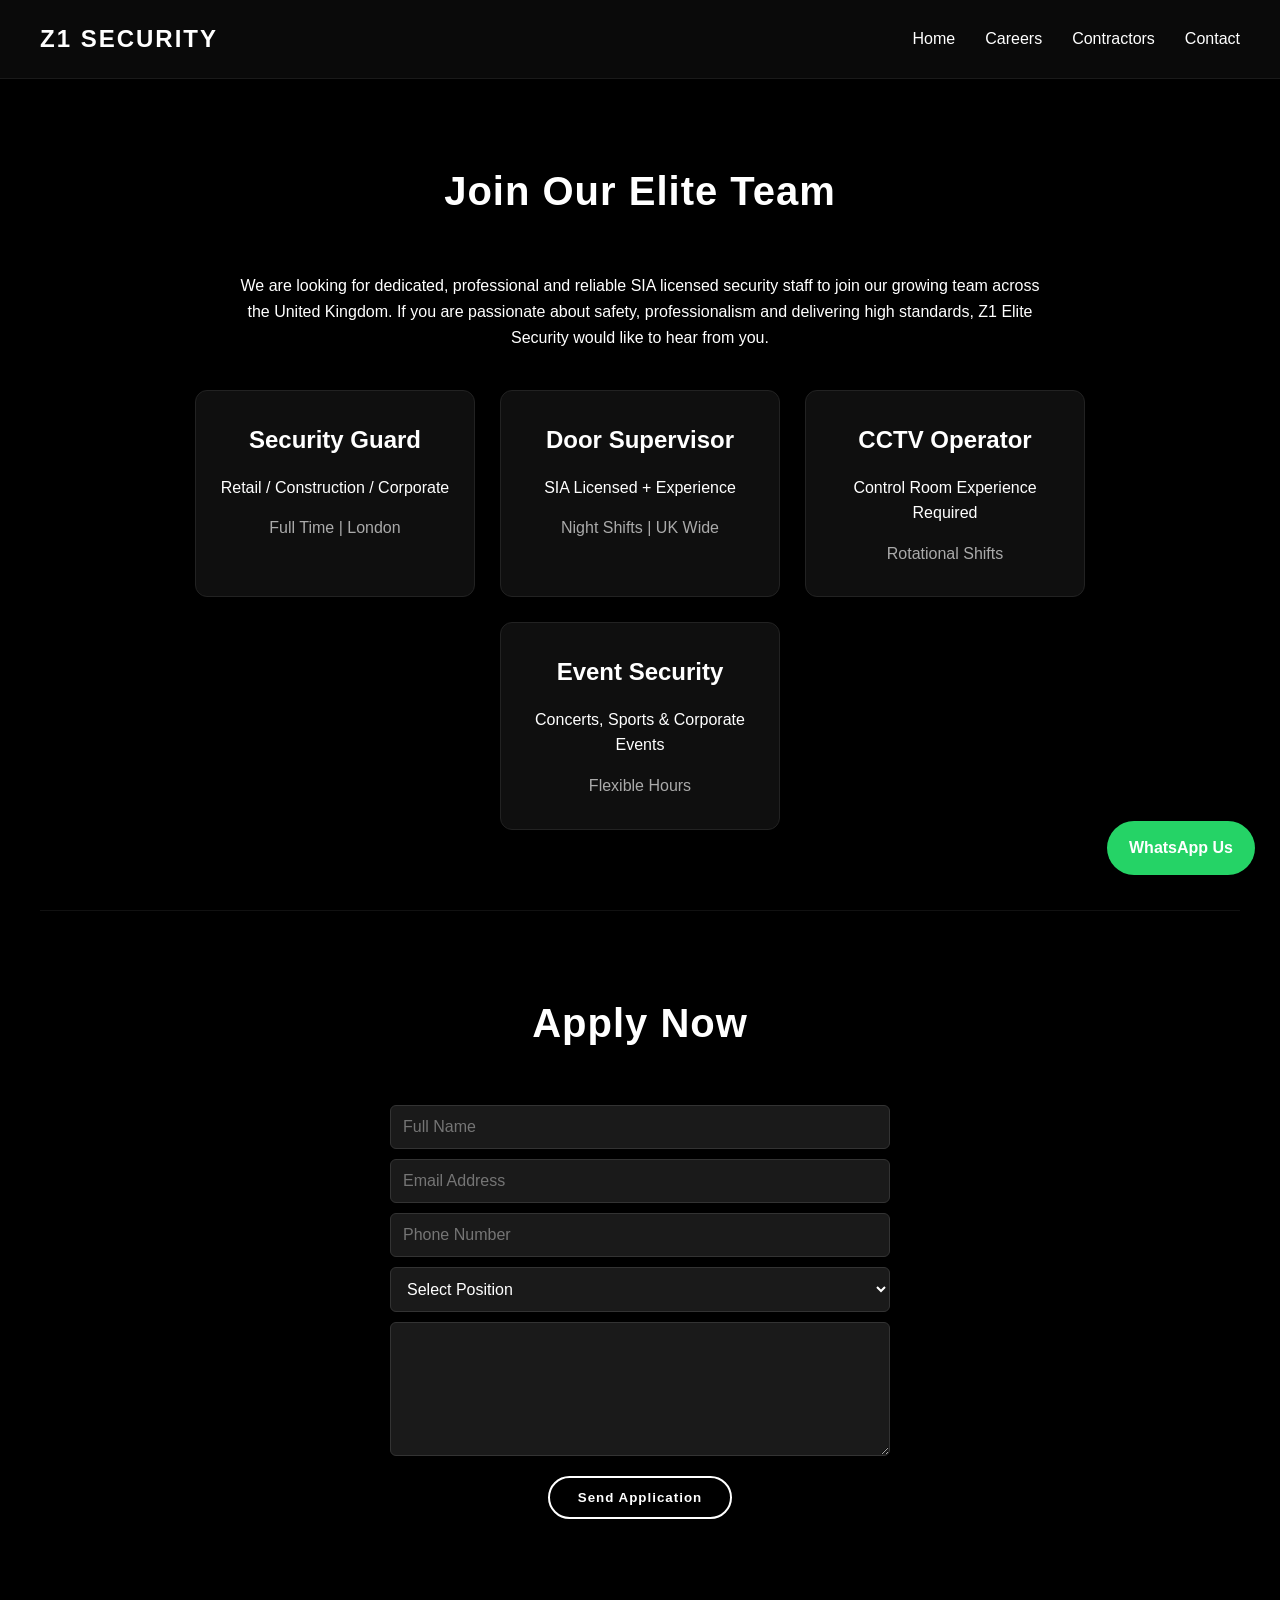
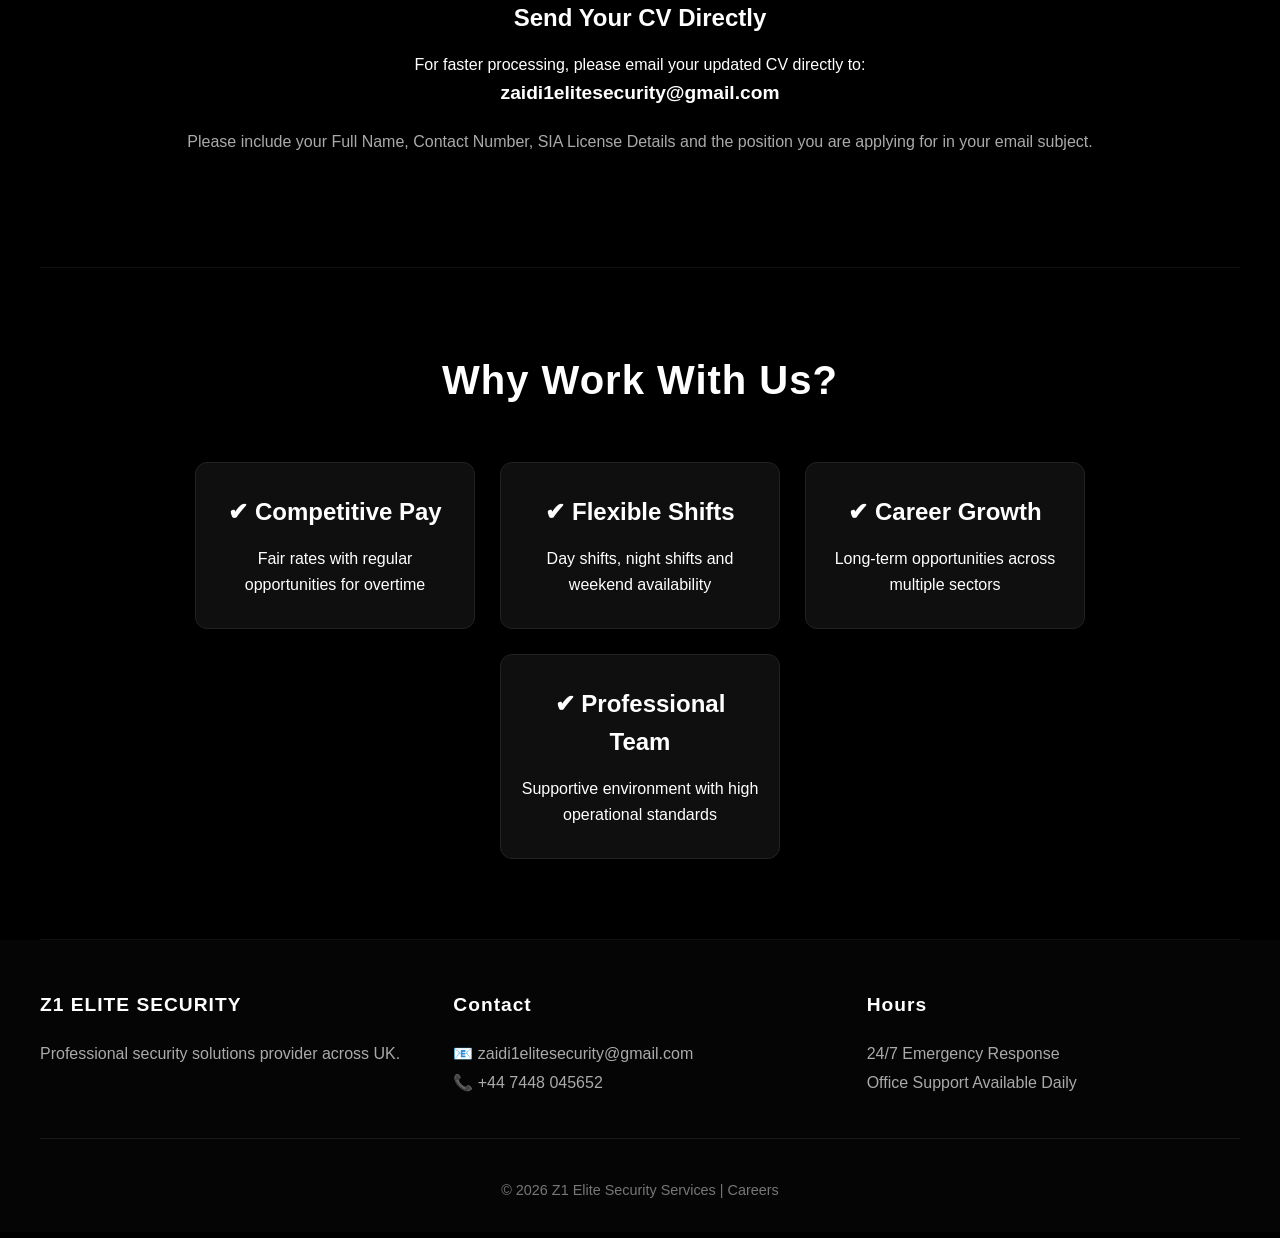
<file: careers.html>
<!DOCTYPE html>
<html lang="en">
<head>
  <meta charset="UTF-8">
  <meta name="viewport" content="width=device-width, initial-scale=1.0">

  <!-- SEO Improved -->
  <title>Careers | Z1 Elite Security</title>
  <meta name="description" content="Join Z1 Elite Security careers. Apply for Security Guard, CCTV Operator, Door Supervisor and Event Security roles across the UK. Send your CV today.">
  <meta name="keywords" content="Z1 Elite Security Careers, Security Jobs UK, SIA Jobs London, Security Guard Jobs, CCTV Operator Jobs, Door Supervisor Jobs">
  <meta name="robots" content="index, follow">

  <link rel="icon" href="logo.png">
  <link rel="stylesheet" href="style.css">

  <style>
    .cv-box {
      margin-top: 40px;
      padding: 30px;
      border-radius: 12px;
      text-align: center;
    }

    .cv-box h3 {
      margin-bottom: 15px;
    }

    .career-note {
      margin-top: 20px;
      color: #aaa;
      line-height: 1.8;
    }

    .whatsapp-btn {
      position: fixed;
      bottom: 25px;
      right: 25px;
      background: #25D366;
      color: white;
      padding: 14px 22px;
      border-radius: 50px;
      text-decoration: none;
      font-weight: bold;
      z-index: 9999;
      box-shadow: 0 6px 18px rgba(0,0,0,0.25);
    }
  </style>
</head>
<body>

<nav>
  <div class="logo-text">Z1 SECURITY</div>
  <ul>
    <li><a href="index.html">Home</a></li>
    <li><a href="careers.html">Careers</a></li>
    <li><a href="contractors.html">Contractors</a></li>
    <li><a href="contact.html">Contact</a></li>
  </ul>
</nav>

<div class="section">
  <h2>Join Our Elite Team</h2>

  <p style="max-width: 800px; margin: 0 auto 40px auto; text-align: center;">
    We are looking for dedicated, professional and reliable SIA licensed security staff
    to join our growing team across the United Kingdom. If you are passionate about safety,
    professionalism and delivering high standards, Z1 Elite Security would like to hear from you.
  </p>

  <div class="services-grid">

    <div class="service-card">
      <h3>Security Guard</h3>
      <p>Retail / Construction / Corporate</p>
      <p style="margin-top: 15px; color: #aaa;">Full Time | London</p>
    </div>

    <div class="service-card">
      <h3>Door Supervisor</h3>
      <p>SIA Licensed + Experience</p>
      <p style="margin-top: 15px; color: #aaa;">Night Shifts | UK Wide</p>
    </div>

    <div class="service-card">
      <h3>CCTV Operator</h3>
      <p>Control Room Experience Required</p>
      <p style="margin-top: 15px; color: #aaa;">Rotational Shifts</p>
    </div>

    <div class="service-card">
      <h3>Event Security</h3>
      <p>Concerts, Sports & Corporate Events</p>
      <p style="margin-top: 15px; color: #aaa;">Flexible Hours</p>
    </div>

  </div>
</div>

<div class="section">
  <h2>Apply Now</h2>

  <form action="mailto:zaidi1elitesecurity@gmail.com" method="post" enctype="text/plain">
    <input type="text" name="fullname" placeholder="Full Name" required>

    <input type="email" name="email" placeholder="Email Address" required>

    <input type="tel" name="phone" placeholder="Phone Number" required>

    <select name="position" required>
      <option value="">Select Position</option>
      <option>Security Guard</option>
      <option>Door Supervisor</option>
      <option>CCTV Operator</option>
      <option>Event Security</option>
    </select>

    <textarea 
      name="message" 
      rows="6" 
      placeholder="Tell us about your experience, SIA License Number, availability and previous security roles"
      required>
    </textarea>

    <button type="submit" class="btn">Send Application</button>
  </form>

  <!-- CV Section -->
  <div class="cv-box">
    <h3>Send Your CV Directly</h3>

    <p>
      For faster processing, please email your updated CV directly to:
    </p>

    <p style="font-size: 1.2rem; font-weight: bold;">
      zaidi1elitesecurity@gmail.com
    </p>

    <p class="career-note">
      Please include your Full Name, Contact Number, SIA License Details
      and the position you are applying for in your email subject.
    </p>
  </div>
</div>

<div class="section">
  <h2>Why Work With Us?</h2>

  <div class="services-grid">

    <div class="service-card">
      <h3>✔ Competitive Pay</h3>
      <p>Fair rates with regular opportunities for overtime</p>
    </div>

    <div class="service-card">
      <h3>✔ Flexible Shifts</h3>
      <p>Day shifts, night shifts and weekend availability</p>
    </div>

    <div class="service-card">
      <h3>✔ Career Growth</h3>
      <p>Long-term opportunities across multiple sectors</p>
    </div>

    <div class="service-card">
      <h3>✔ Professional Team</h3>
      <p>Supportive environment with high operational standards</p>
    </div>

  </div>
</div>

<footer>
  <div class="footer-content">

    <div class="footer-column">
      <h4>Z1 ELITE SECURITY</h4>
      <p>Professional security solutions provider across UK.</p>
    </div>

    <div class="footer-column">
      <h4>Contact</h4>
      <p>📧 zaidi1elitesecurity@gmail.com</p>
      <p>📞 +44 7448 045652</p>
    </div>

    <div class="footer-column">
      <h4>Hours</h4>
      <p>24/7 Emergency Response</p>
      <p>Office Support Available Daily</p>
    </div>

  </div>

  <div class="copyright">
    © 2026 Z1 Elite Security Services | Careers
  </div>
</footer>

<!-- WhatsApp Floating Button -->
<a href="https://wa.me/447448045652" target="_blank" class="whatsapp-btn">
  WhatsApp Us
</a>

</body>
</html>
</file>
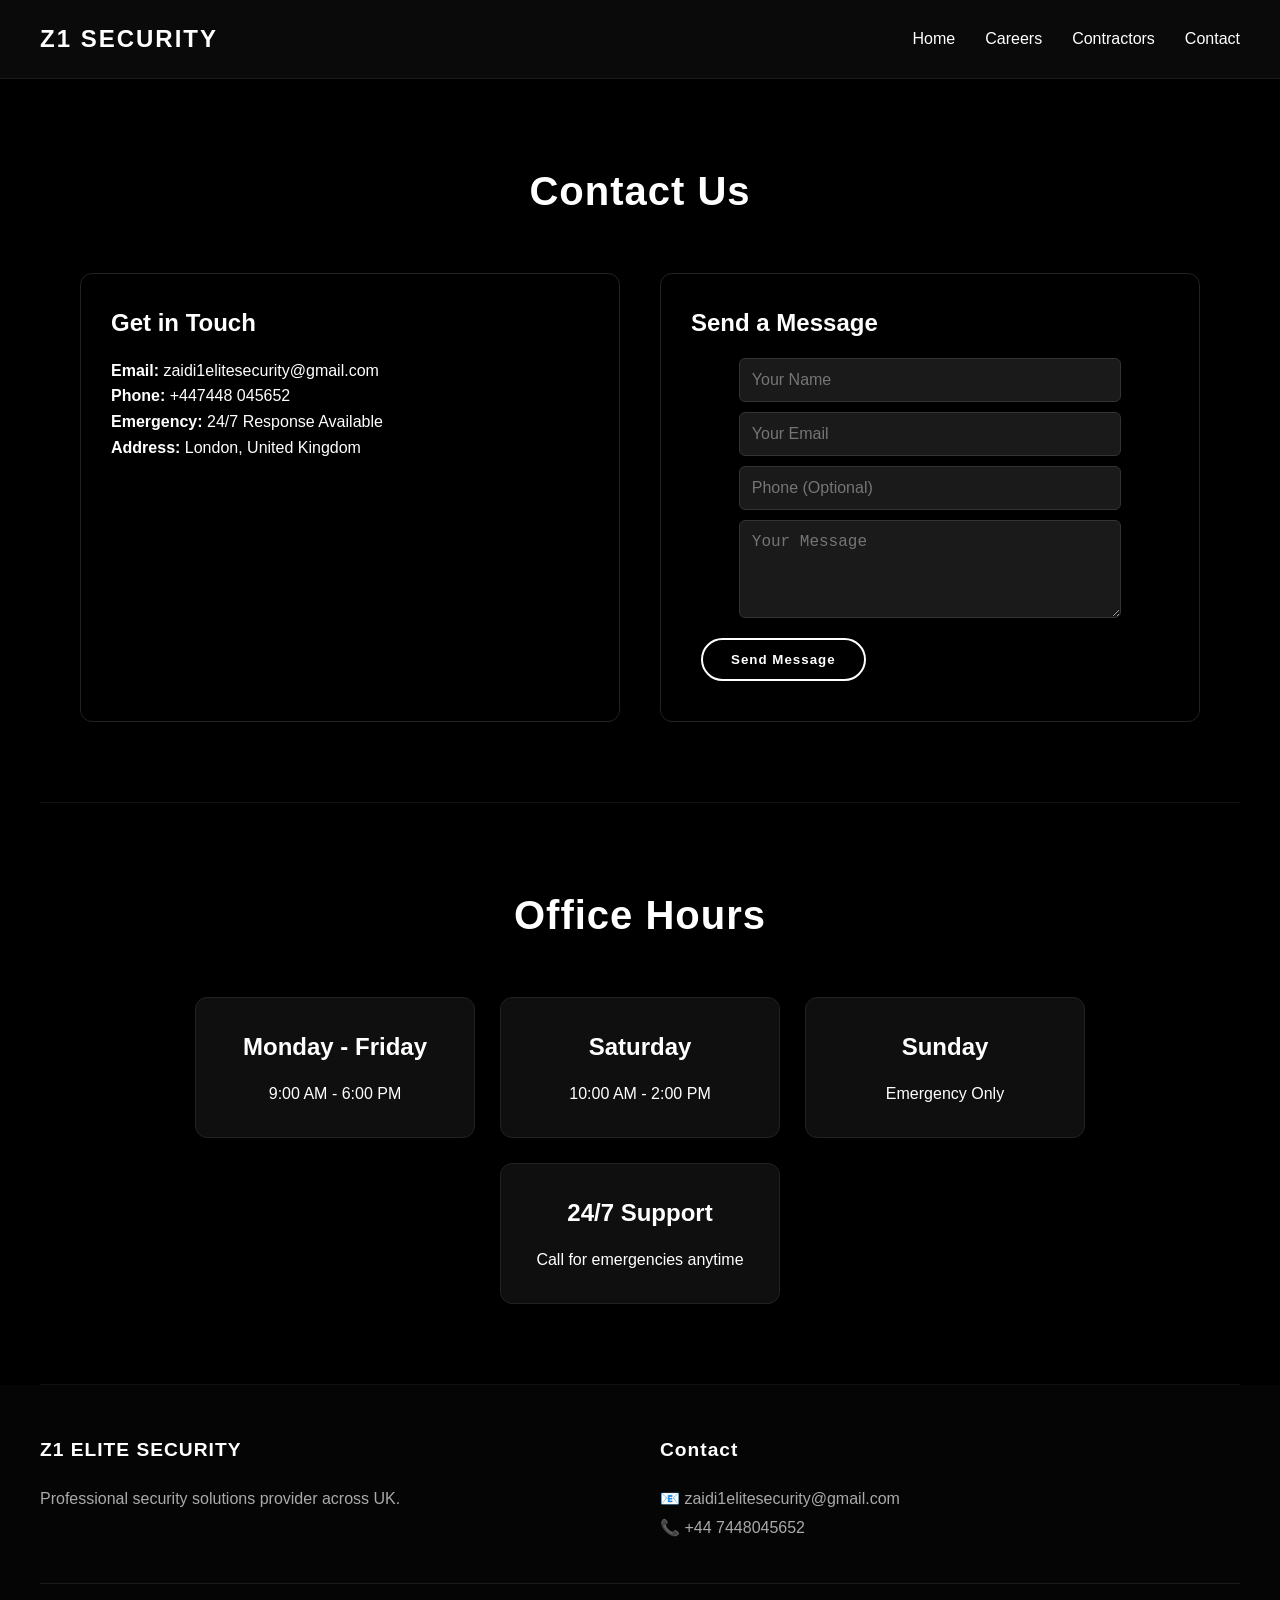
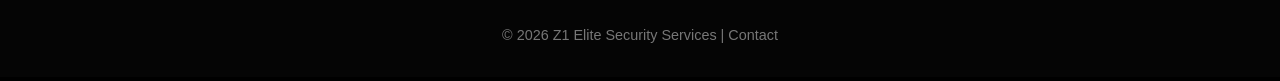
<file: contact.html>
<!DOCTYPE html>
<html lang="en">
<head>
  <meta charset="UTF-8">
  <meta name="viewport" content="width=device-width, initial-scale=1.0">
  <title>Contact | Z1 Elite Security</title>
  <link rel="icon" href="logo.png">
  <link rel="stylesheet" href="style.css">
</head>
<body>

<nav>
  <div class="logo-text">Z1 SECURITY</div>
  <ul>
    <li><a href="index.html">Home</a></li>
    <li><a href="careers.html">Careers</a></li>
    <li><a href="contractors.html">Contractors</a></li>
    <li><a href="contact.html">Contact</a></li>
  </ul>
</nav>

<div class="section">
  <h2>Contact Us</h2>
  <div class="two-columns">
    <div class="info-box">
      <h3>Get in Touch</h3>
      <p><strong>Email:</strong> zaidi1elitesecurity@gmail.com</p>
      <p><strong>Phone:</strong> +447448 045652</p>
      <p><strong>Emergency:</strong> 24/7 Response Available</p>
      <p><strong>Address:</strong> London, United Kingdom</p>
    </div>
    <div class="info-box">
      <h3>Send a Message</h3>
      <form action="mailto:zaidi1elitesecurity@gmail.com" method="post">
        <input type="text" placeholder="Your Name" required>
        <input type="email" placeholder="Your Email" required>
        <input type="text" placeholder="Phone (Optional)">
        <textarea rows="4" placeholder="Your Message"></textarea>
        <button type="submit" class="btn">Send Message</button>
      </form>
    </div>
  </div>
</div>

<div class="section">
  <h2>Office Hours</h2>
  <div class="services-grid">
    <div class="service-card"><h3>Monday - Friday</h3><p>9:00 AM - 6:00 PM</p></div>
    <div class="service-card"><h3>Saturday</h3><p>10:00 AM - 2:00 PM</p></div>
    <div class="service-card"><h3>Sunday</h3><p>Emergency Only</p></div>
    <div class="service-card"><h3>24/7 Support</h3><p>Call for emergencies anytime</p></div>
  </div>
</div>

<footer>
  <div class="footer-content">
    <div class="footer-column">
      <h4>Z1 ELITE SECURITY</h4>
      <p>Professional security solutions provider across UK.</p>
    </div>
    <div class="footer-column">
      <h4>Contact</h4>
      <p>📧 zaidi1elitesecurity@gmail.com</p>
      <p>📞 +44 7448045652</p>
    </div>
  </div>
  <div class="copyright">© 2026 Z1 Elite Security Services | Contact</div>
</footer>

</body>
</html>
</file>
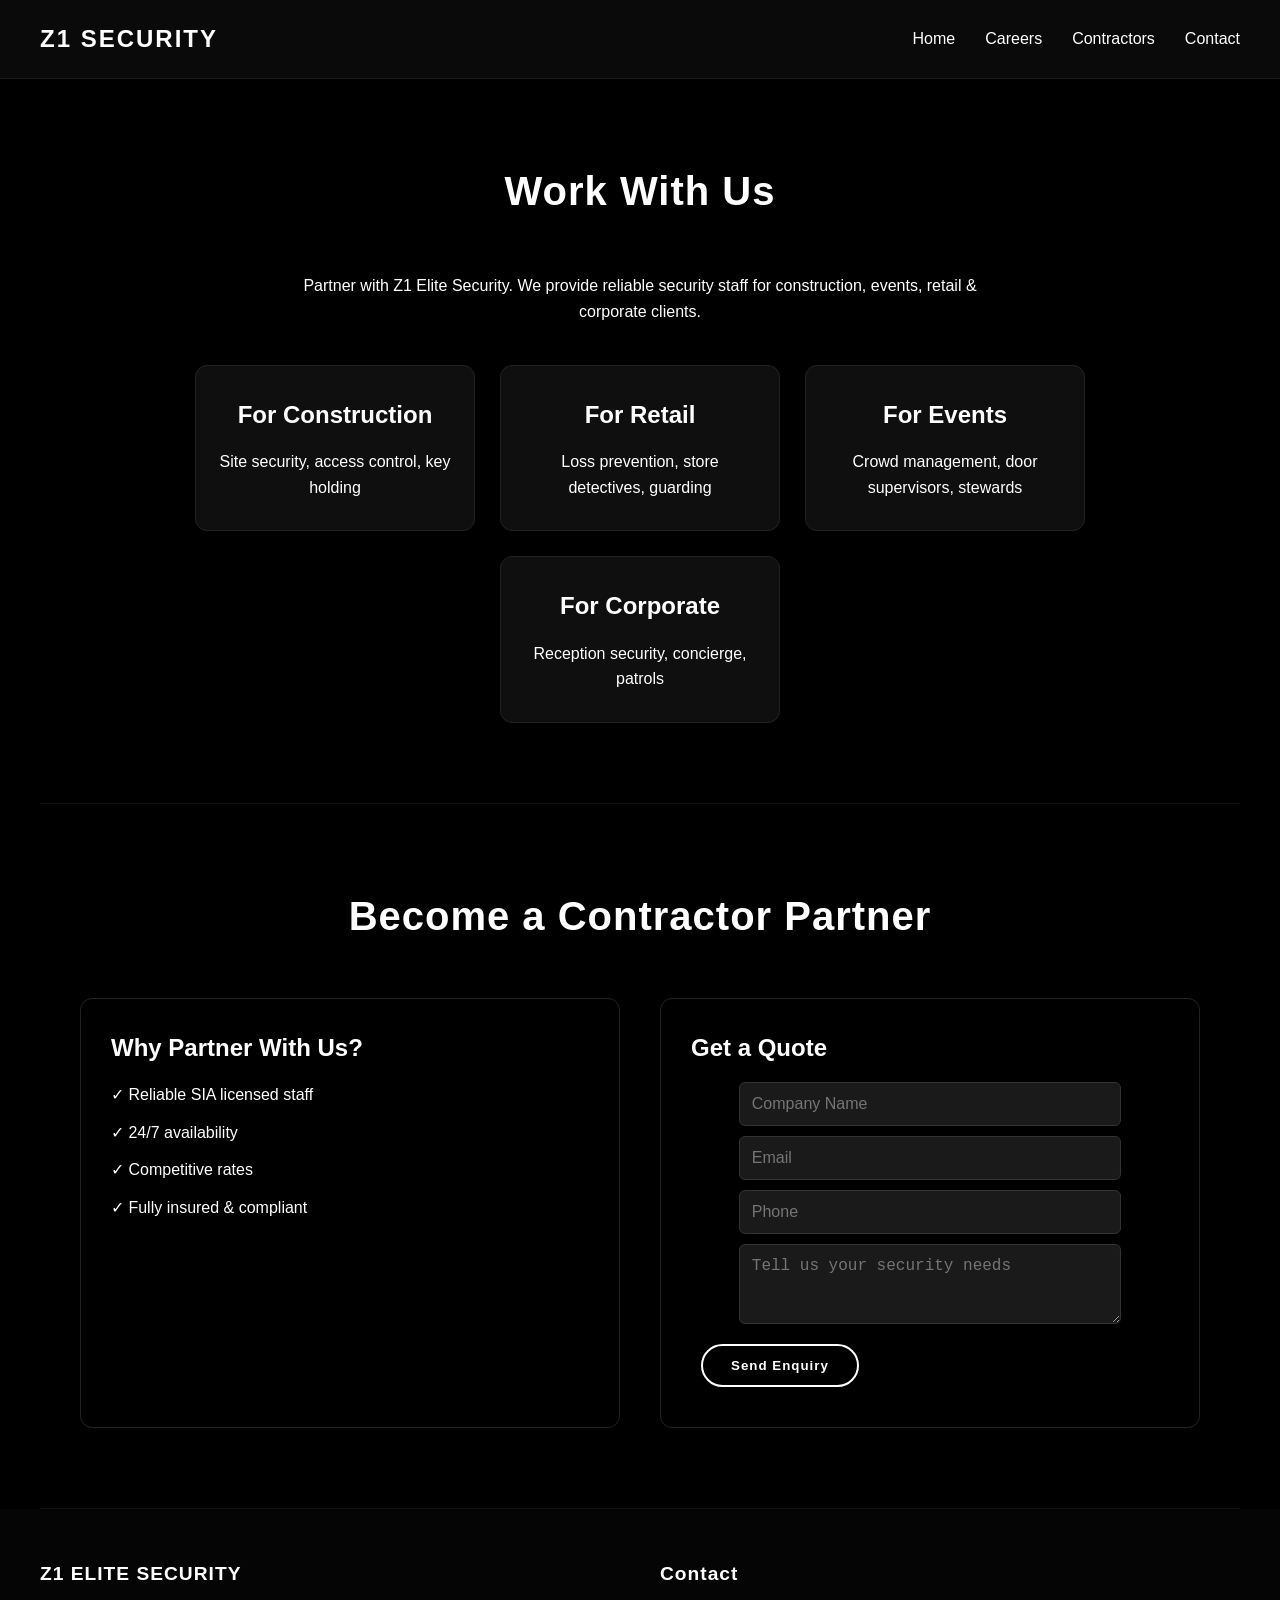
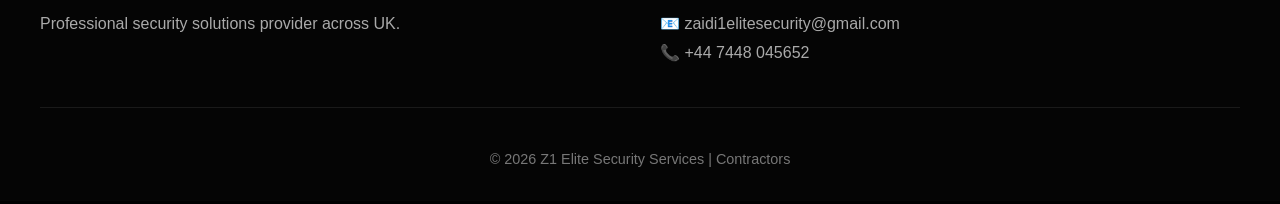
<file: contractors.html>
<!DOCTYPE html>
<html lang="en">
<head>
  <meta charset="UTF-8">
  <meta name="viewport" content="width=device-width, initial-scale=1.0">
  <title>Contractors | Z1 Elite Security</title>
  <link rel="icon" href="logo.png">
  <link rel="stylesheet" href="style.css">
</head>
<body>

<nav>
  <div class="logo-text">Z1 SECURITY</div>
  <ul>
    <li><a href="index.html">Home</a></li>
    <li><a href="careers.html">Careers</a></li>
    <li><a href="contractors.html">Contractors</a></li>
    <li><a href="contact.html">Contact</a></li>
  </ul>
</nav>

<div class="section">
  <h2>Work With Us</h2>
  <p style="max-width: 700px; margin: 0 auto 40px auto;">Partner with Z1 Elite Security. We provide reliable security staff for construction, events, retail & corporate clients.</p>

  <div class="services-grid">
    <div class="service-card">
      <h3>For Construction</h3>
      <p>Site security, access control, key holding</p>
    </div>
    <div class="service-card">
      <h3>For Retail</h3>
      <p>Loss prevention, store detectives, guarding</p>
    </div>
    <div class="service-card">
      <h3>For Events</h3>
      <p>Crowd management, door supervisors, stewards</p>
    </div>
    <div class="service-card">
      <h3>For Corporate</h3>
      <p>Reception security, concierge, patrols</p>
    </div>
  </div>
</div>

<div class="section">
  <h2>Become a Contractor Partner</h2>
  <div class="two-columns">
    <div class="info-box">
      <h3>Why Partner With Us?</h3>
      <ul>
        <li>✓ Reliable SIA licensed staff</li>
        <li>✓ 24/7 availability</li>
        <li>✓ Competitive rates</li>
        <li>✓ Fully insured & compliant</li>
      </ul>
    </div>
    <div class="info-box">
      <h3>Get a Quote</h3>
      <form action="mailto:zaidi1elitesecurity@gmail.com" method="post">
        <input type="text" placeholder="Company Name" style="margin: 5px auto;">
        <input type="email" placeholder="Email">
        <input type="text" placeholder="Phone">
        <textarea rows="3" placeholder="Tell us your security needs"></textarea>
        <button type="submit" class="btn" style="margin-top: 10px;">Send Enquiry</button>
      </form>
    </div>
  </div>
</div>

<footer>
  <div class="footer-content">
    <div class="footer-column">
      <h4>Z1 ELITE SECURITY</h4>
      <p>Professional security solutions provider across UK.</p>
    </div>
    <div class="footer-column">
      <h4>Contact</h4>
      <p>📧 zaidi1elitesecurity@gmail.com</p>
      <p>📞 +44 7448 045652</p>
    </div>
  </div>
  <div class="copyright">© 2026 Z1 Elite Security Services | Contractors</div>
</footer>

</body>
</html>
</file>
<file: style.css>
/* style.css - Professional Black & White Theme */

* {
  margin: 0;
  padding: 0;
  box-sizing: border-box;
}

body {
  background: #000000;
  color: #ffffff;
  font-family: 'Segoe UI', Arial, sans-serif;
  line-height: 1.6;
}

html {
  scroll-behavior: smooth;
}

/* Navbar */
nav {
  display: flex;
  justify-content: space-between;
  align-items: center;
  padding: 20px 40px;
  background: #0a0a0a;
  border-bottom: 1px solid #1a1a1a;
  position: sticky;
  top: 0;
  z-index: 100;
}

nav .logo-text {
  font-size: 1.5rem;
  font-weight: bold;
  letter-spacing: 2px;
  color: #ffffff;
}

nav ul {
  display: flex;
  list-style: none;
  gap: 30px;
}

nav ul li a {
  color: #ffffff;
  text-decoration: none;
  font-weight: 500;
  transition: 0.3s;
}

nav ul li a:hover {
  color: #aaaaaa;
}

/* Buttons */
.btn {
  display: inline-block;
  background: transparent;
  color: white;
  border: 2px solid white;
  padding: 12px 28px;
  margin: 10px;
  text-decoration: none;
  font-weight: bold;
  letter-spacing: 1px;
  transition: 0.3s;
  border-radius: 40px;
  cursor: pointer;
}

.btn:hover {
  background: white;
  color: black;
}

/* Sections */
.section {
  padding: 80px 40px;
  max-width: 1200px;
  margin: 0 auto;
  text-align: center;
  border-bottom: 1px solid #111;
}

.section h2 {
  font-size: 2.5rem;
  margin-bottom: 50px;
  letter-spacing: 1px;
}

.section h3 {
  font-size: 1.5rem;
  margin-bottom: 15px;
}

/* Cards Grid */
.services-grid, .team-grid {
  display: flex;
  flex-wrap: wrap;
  justify-content: center;
  gap: 25px;
}

.service-card, .team-card {
  background: #0f0f0f;
  padding: 30px 20px;
  width: 280px;
  border-radius: 12px;
  border: 1px solid #222;
  transition: 0.3s;
}

.service-card:hover, .team-card:hover {
  transform: translateY(-5px);
  background: #141414;
}

/* Forms */
input, textarea, select {
  width: 80%;
  max-width: 500px;
  padding: 12px;
  margin: 10px auto;
  background: #1a1a1a;
  border: 1px solid #333;
  color: white;
  border-radius: 6px;
  font-size: 1rem;
  display: block;
}

input:focus, textarea:focus {
  outline: none;
  border-color: #666;
}

/* Footer */
footer {
  background: #050505;
  padding: 50px 40px 30px;
}

.footer-content {
  max-width: 1200px;
  margin: 0 auto;
  display: flex;
  flex-wrap: wrap;
  justify-content: space-between;
  gap: 40px;
}

.footer-column {
  flex: 1;
  min-width: 200px;
}

.footer-column h4 {
  font-size: 1.2rem;
  margin-bottom: 20px;
  letter-spacing: 1px;
}

.footer-column p, .footer-column a {
  color: #aaaaaa;
  text-decoration: none;
  line-height: 1.8;
}

.footer-column a:hover {
  color: white;
}

.copyright {
  text-align: center;
  padding-top: 40px;
  margin-top: 40px;
  border-top: 1px solid #1a1a1a;
  color: #777;
  font-size: 0.9rem;
}

/* Two Columns Layout */
.two-columns {
  display: flex;
  flex-wrap: wrap;
  gap: 40px;
  justify-content: center;
  text-align: left;
}

.info-box {
  background: #000000;
  padding: 30px;
  border-radius: 12px;
  flex: 1;
  min-width: 250px;
  border: 1px solid #222;
}

.info-box ul {
  list-style: none;
}

.info-box li {
  margin: 12px 0;
  color: #ffffff;
}

/* Responsive */
@media (max-width: 800px) {
  nav {
    flex-direction: column;
    gap: 15px;
  }
  .section h2 {
    font-size: 1.8rem;
  }
  .section {
    padding: 50px 20px;
  }
  input, textarea {
    width: 95%;
  }
}
</file>
